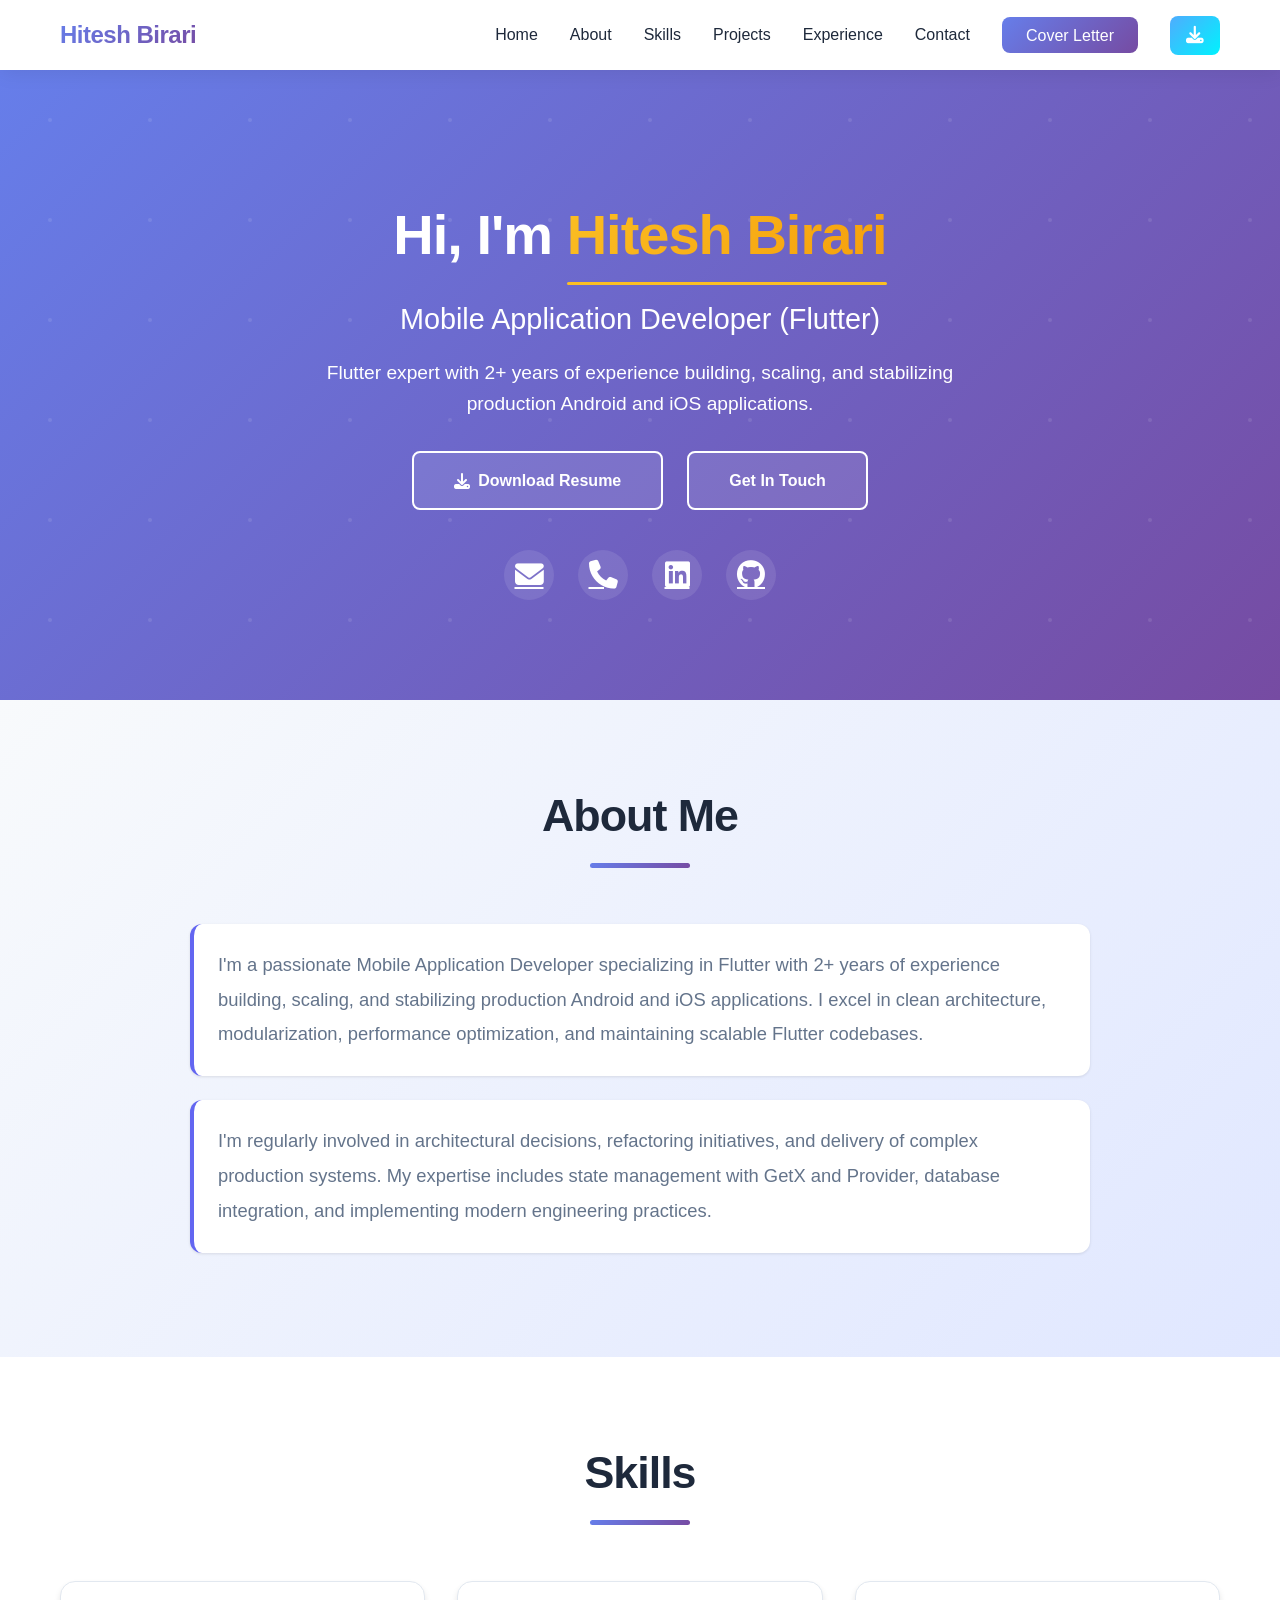
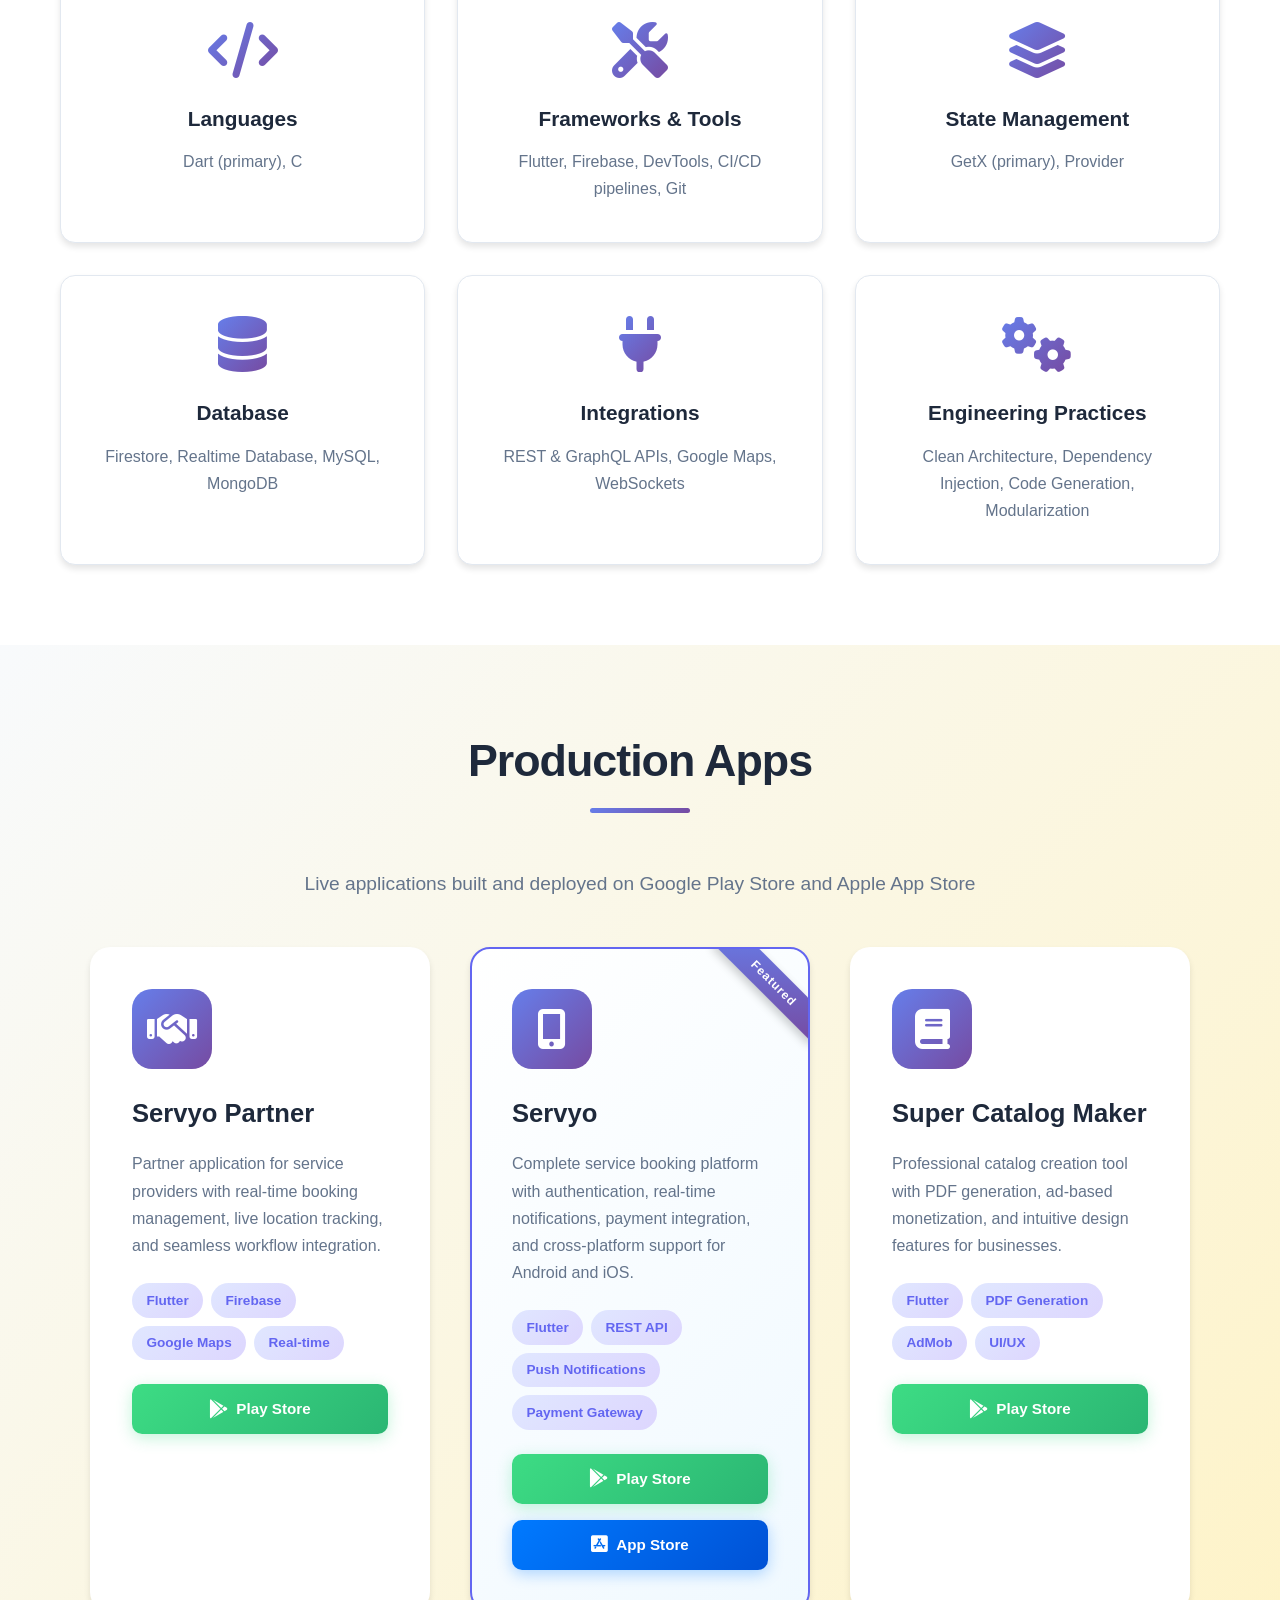
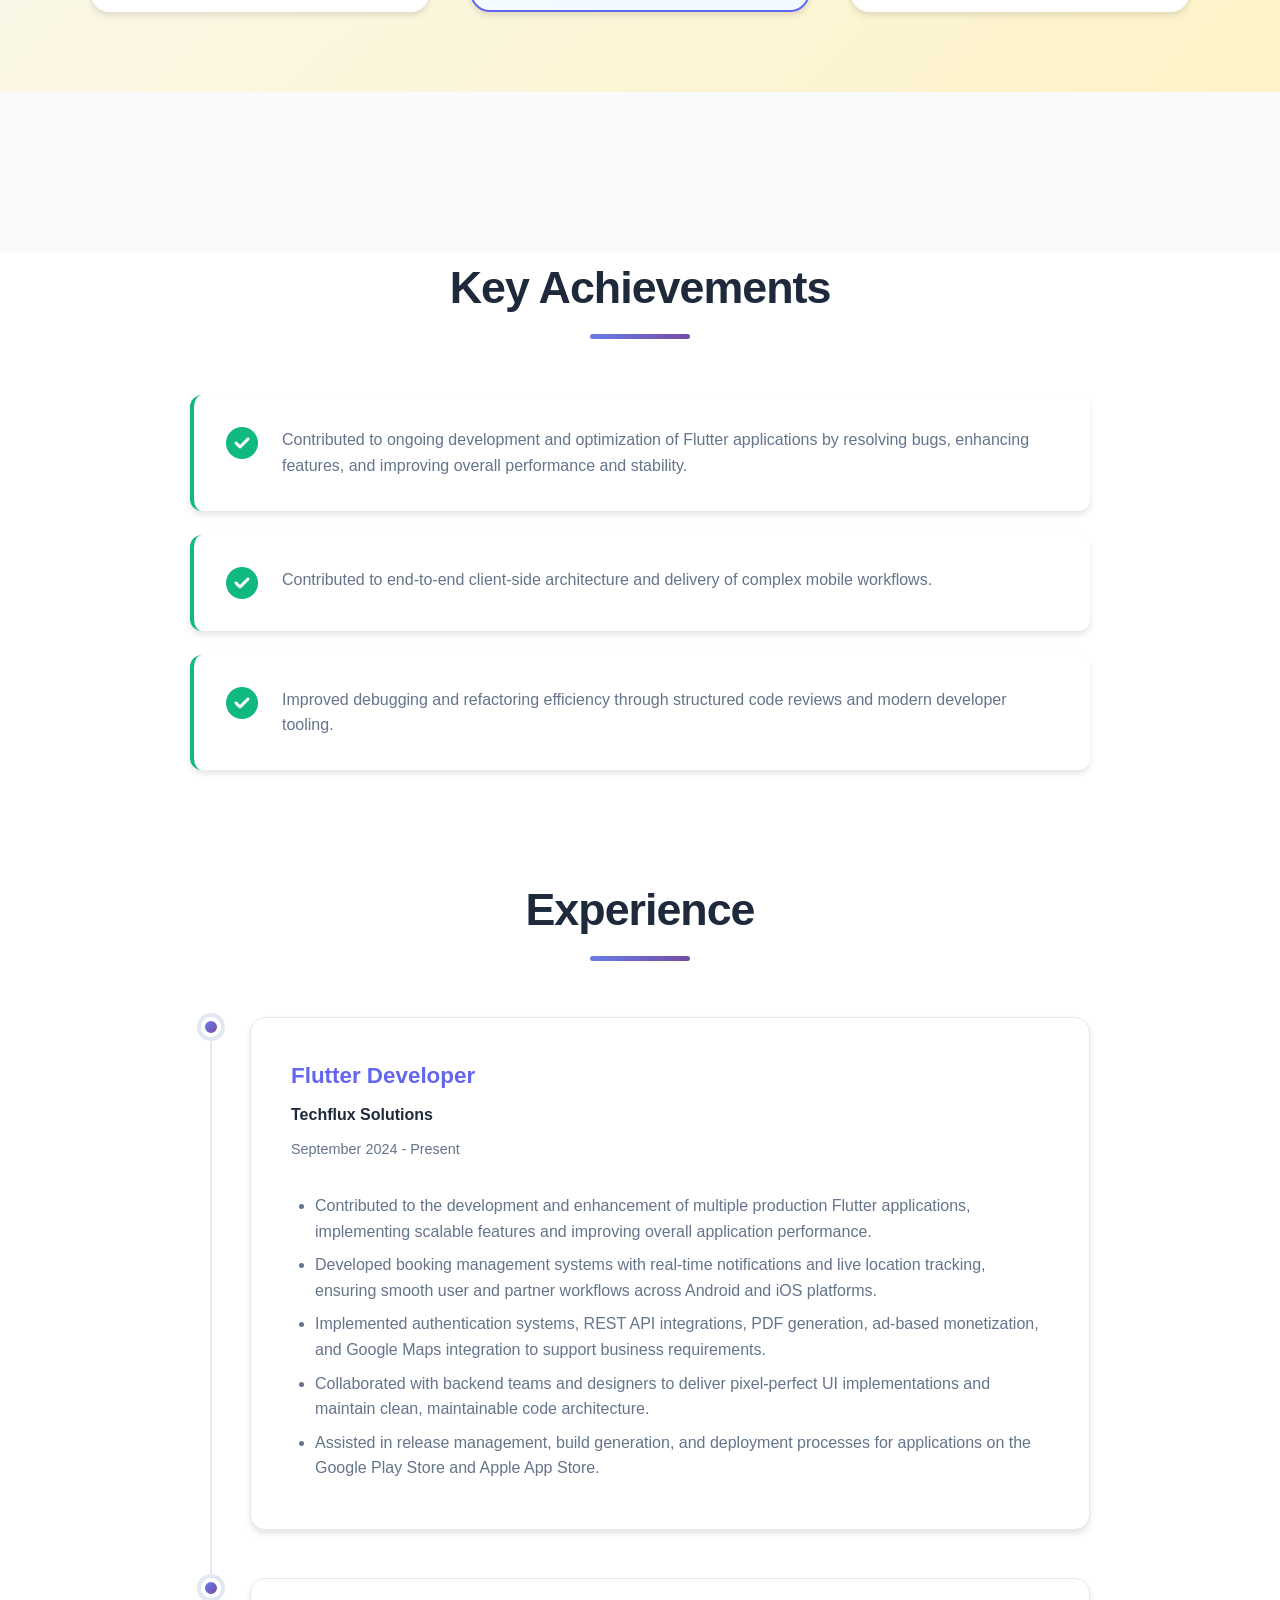
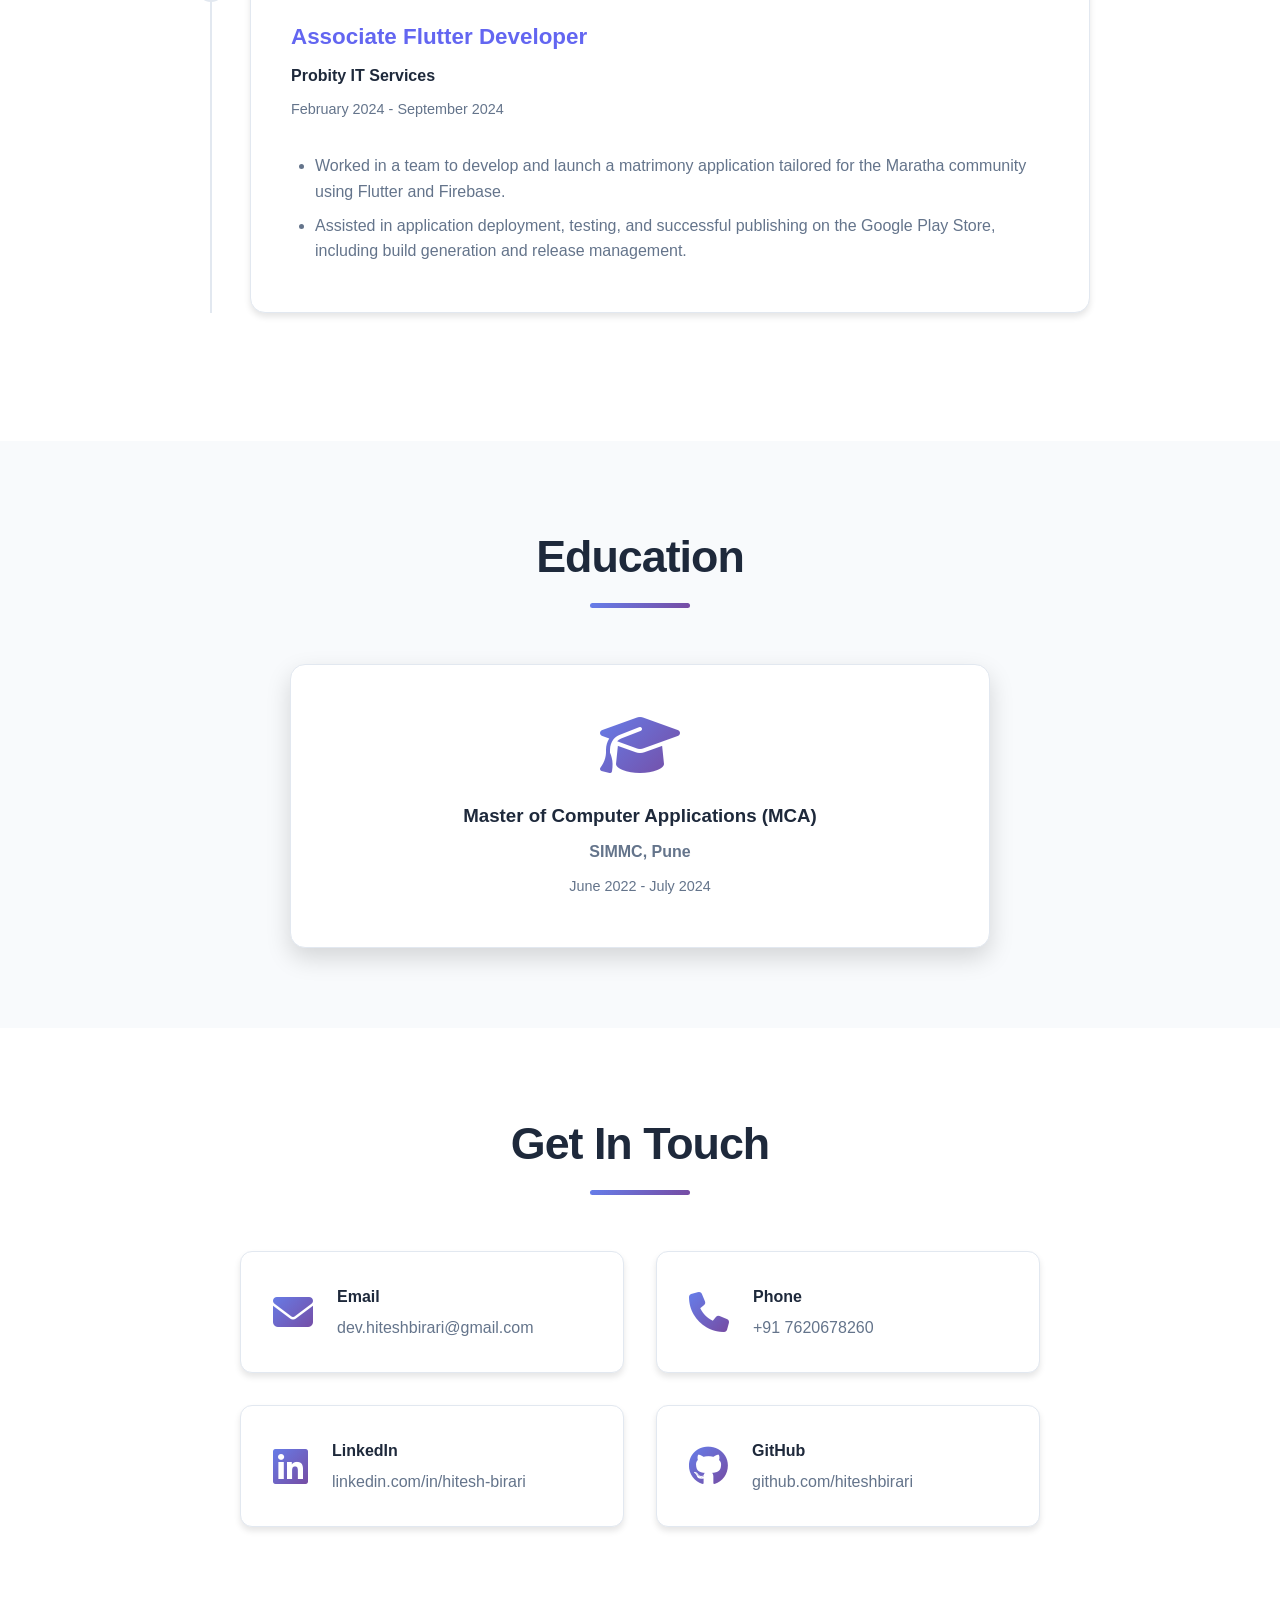
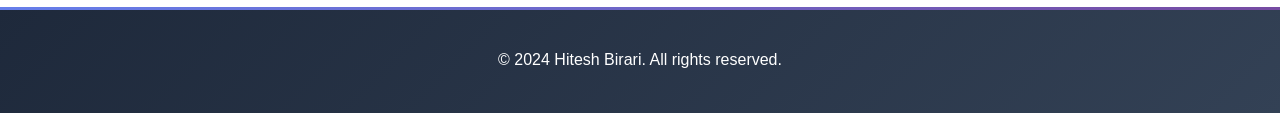
<file: index.html>
<!DOCTYPE html>
<html lang="en">
<head>
    <meta charset="UTF-8">
    <meta name="viewport" content="width=device-width, initial-scale=1.0">
    <title>Hitesh Birari - Flutter Developer</title>
    <link rel="stylesheet" href="style.css">
    <link rel="stylesheet" href="https://cdnjs.cloudflare.com/ajax/libs/font-awesome/6.4.0/css/all.min.css">
</head>
<body>
    <nav class="navbar">
        <div class="container">
            <div class="logo">Hitesh Birari</div>
            <ul class="nav-links">
                <li><a href="#home">Home</a></li>
                <li><a href="#about">About</a></li>
                <li><a href="#skills">Skills</a></li>
                <li><a href="#projects">Projects</a></li>
                <li><a href="#experience">Experience</a></li>
                <li><a href="#contact">Contact</a></li>
                <li><a href="cover_letter.html" class="btn-cover">Cover Letter</a></li>
                <li><a href="assets/resume.pdf" download="Hitesh_Birari_Flutter_Developer.pdf" class="btn-resume"><i class="fas fa-download"></i></a></li>
            </ul>
            <div class="hamburger">
                <span></span>
                <span></span>
                <span></span>
            </div>
        </div>
    </nav>

    <section id="home" class="hero">
        <div class="container">
            <div class="hero-content">
                <h1 class="hero-title">Hi, I'm <span class="highlight">Hitesh Birari</span></h1>
                <h2 class="hero-subtitle">Mobile Application Developer (Flutter)</h2>
                <p class="hero-description">
                    Flutter expert with 2+ years of experience building, scaling, and stabilizing production Android and iOS applications.
                </p>
                <div class="hero-buttons">
                    <a href="assets/resume.pdf" download="Hitesh_Birari_Flutter_Developer.pdf" class="btn btn-secondary">
                        <i class="fas fa-download"></i> Download Resume
                    </a>
                    <a href="#contact" class="btn btn-secondary">Get In Touch</a>
                </div>
                <div class="social-links">
                    <a href="mailto:dev.hiteshbirari@gmail.com" title="Email"><i class="fas fa-envelope"></i></a>
                    <a href="tel:+917620678260" title="Phone"><i class="fas fa-phone"></i></a>
                    <a href="https://www.linkedin.com/in/hitesh-birari" target="_blank" rel="noopener noreferrer" title="LinkedIn"><i class="fab fa-linkedin"></i></a>
                    <a href="https://github.com/hiteshbirari" target="_blank" rel="noopener noreferrer" title="GitHub"><i class="fab fa-github"></i></a>
                </div>
            </div>
        </div>
    </section>

    <section id="about" class="about">
        <div class="container">
            <h2 class="section-title">About Me</h2>
            <div class="about-content">
                <p>
                    I'm a passionate Mobile Application Developer specializing in Flutter with 2+ years of experience 
                    building, scaling, and stabilizing production Android and iOS applications. I excel in clean architecture, 
                    modularization, performance optimization, and maintaining scalable Flutter codebases.
                </p>
                <p>
                    I'm regularly involved in architectural decisions, refactoring initiatives, and delivery of complex 
                    production systems. My expertise includes state management with GetX and Provider, database integration, 
                    and implementing modern engineering practices.
                </p>
            </div>
        </div>
    </section>

    <section id="skills" class="skills">
        <div class="container">
            <h2 class="section-title">Skills</h2>
            <div class="skills-grid">
                <div class="skill-card">
                    <i class="fas fa-code"></i>
                    <h3>Languages</h3>
                    <p>Dart (primary), C</p>
                </div>
                <div class="skill-card">
                    <i class="fas fa-tools"></i>
                    <h3>Frameworks & Tools</h3>
                    <p>Flutter, Firebase, DevTools, CI/CD pipelines, Git</p>
                </div>
                <div class="skill-card">
                    <i class="fas fa-layer-group"></i>
                    <h3>State Management</h3>
                    <p>GetX (primary), Provider</p>
                </div>
                <div class="skill-card">
                    <i class="fas fa-database"></i>
                    <h3>Database</h3>
                    <p>Firestore, Realtime Database, MySQL, MongoDB</p>
                </div>
                <div class="skill-card">
                    <i class="fas fa-plug"></i>
                    <h3>Integrations</h3>
                    <p>REST & GraphQL APIs, Google Maps, WebSockets</p>
                </div>
                <div class="skill-card">
                    <i class="fas fa-cogs"></i>
                    <h3>Engineering Practices</h3>
                    <p>Clean Architecture, Dependency Injection, Code Generation, Modularization</p>
                </div>
            </div>
        </div>
    </section>

    <section id="projects" class="projects">
        <div class="container">
            <h2 class="section-title">Production Apps</h2>
            <p class="projects-intro">Live applications built and deployed on Google Play Store and Apple App Store</p>
            
            <div class="projects-grid">
                <div class="project-card">
                    <div class="project-icon">
                        <i class="fas fa-handshake"></i>
                    </div>
                    <h3>Servyo Partner</h3>
                    <p class="project-description">
                        Partner application for service providers with real-time booking management, 
                        live location tracking, and seamless workflow integration.
                    </p>
                    <div class="project-tech">
                        <span class="tech-tag">Flutter</span>
                        <span class="tech-tag">Firebase</span>
                        <span class="tech-tag">Google Maps</span>
                        <span class="tech-tag">Real-time</span>
                    </div>
                    <div class="project-links">
                        <a href="https://play.google.com/store/apps/details?id=com.servyo.partner&pli=1" target="_blank" class="store-link android">
                            <i class="fab fa-google-play"></i> Play Store
                        </a>
                    </div>
                </div>

                <div class="project-card featured">
                    <div class="featured-badge">Featured</div>
                    <div class="project-icon">
                        <i class="fas fa-mobile-alt"></i>
                    </div>
                    <h3>Servyo</h3>
                    <p class="project-description">
                        Complete service booking platform with authentication, real-time notifications, 
                        payment integration, and cross-platform support for Android and iOS.
                    </p>
                    <div class="project-tech">
                        <span class="tech-tag">Flutter</span>
                        <span class="tech-tag">REST API</span>
                        <span class="tech-tag">Push Notifications</span>
                        <span class="tech-tag">Payment Gateway</span>
                    </div>
                    <div class="project-links">
                        <a href="https://play.google.com/store/apps/details?id=com.servyo.user" target="_blank" class="store-link android">
                            <i class="fab fa-google-play"></i> Play Store
                        </a>
                        <a href="https://apps.apple.com/in/app/servyo/id6746445188" target="_blank" class="store-link ios">
                            <i class="fab fa-app-store-ios"></i> App Store
                        </a>
                    </div>
                </div>

                <div class="project-card">
                    <div class="project-icon">
                        <i class="fas fa-book"></i>
                    </div>
                    <h3>Super Catalog Maker</h3>
                    <p class="project-description">
                        Professional catalog creation tool with PDF generation, ad-based monetization, 
                        and intuitive design features for businesses.
                    </p>
                    <div class="project-tech">
                        <span class="tech-tag">Flutter</span>
                        <span class="tech-tag">PDF Generation</span>
                        <span class="tech-tag">AdMob</span>
                        <span class="tech-tag">UI/UX</span>
                    </div>
                    <div class="project-links">
                        <a href="https://play.google.com/store/apps/details?id=com.techflux.supercatalog" target="_blank" class="store-link android">
                            <i class="fab fa-google-play"></i> Play Store
                        </a>
                    </div>
                </div>
            </div>
        </div>
    </section>

    <section id="achievements" class="achievements"></section>
        <div class="container">
            <h2 class="section-title">Key Achievements</h2>
            <div class="achievements-list">
                <div class="achievement-item">
                    <i class="fas fa-check-circle"></i>
                    <p>Contributed to ongoing development and optimization of Flutter applications by resolving bugs, enhancing features, and improving overall performance and stability.</p>
                </div>
                <div class="achievement-item">
                    <i class="fas fa-check-circle"></i>
                    <p>Contributed to end-to-end client-side architecture and delivery of complex mobile workflows.</p>
                </div>
                <div class="achievement-item">
                    <i class="fas fa-check-circle"></i>
                    <p>Improved debugging and refactoring efficiency through structured code reviews and modern developer tooling.</p>
                </div>
            </div>
        </div>
    </section>

    <section id="experience" class="experience">
        <div class="container">
            <h2 class="section-title">Experience</h2>
            <div class="timeline">
                <div class="timeline-item">
                    <div class="timeline-dot"></div>
                    <div class="timeline-content">
                        <h3>Flutter Developer</h3>
                        <h4>Techflux Solutions</h4>
                        <span class="timeline-date">September 2024 - Present</span>
                        <ul>
                            <li>Contributed to the development and enhancement of multiple production Flutter applications, implementing scalable features and improving overall application performance.</li>
                            <li>Developed booking management systems with real-time notifications and live location tracking, ensuring smooth user and partner workflows across Android and iOS platforms.</li>
                            <li>Implemented authentication systems, REST API integrations, PDF generation, ad-based monetization, and Google Maps integration to support business requirements.</li>
                            <li>Collaborated with backend teams and designers to deliver pixel-perfect UI implementations and maintain clean, maintainable code architecture.</li>
                            <li>Assisted in release management, build generation, and deployment processes for applications on the Google Play Store and Apple App Store.</li>
                        </ul>
                    </div>
                </div>
                <div class="timeline-item">
                    <div class="timeline-dot"></div>
                    <div class="timeline-content">
                        <h3>Associate Flutter Developer</h3>
                        <h4>Probity IT Services</h4>
                        <span class="timeline-date">February 2024 - September 2024</span>
                        <ul>
                            <li>Worked in a team to develop and launch a matrimony application tailored for the Maratha community using Flutter and Firebase.</li>
                            <li>Assisted in application deployment, testing, and successful publishing on the Google Play Store, including build generation and release management.</li>
                        </ul>
                    </div>
                </div>
            </div>
        </div>
    </section>

    <section id="education" class="education">
        <div class="container">
            <h2 class="section-title">Education</h2>
            <div class="education-card">
                <i class="fas fa-graduation-cap"></i>
                <h3>Master of Computer Applications (MCA)</h3>
                <h4>SIMMC, Pune</h4>
                <span class="education-date">June 2022 - July 2024</span>
            </div>
        </div>
    </section>

    <section id="contact" class="contact">
        <div class="container">
            <h2 class="section-title">Get In Touch</h2>
            <div class="contact-content">
                <div class="contact-info">
                    <div class="contact-item">
                        <i class="fas fa-envelope"></i>
                        <div>
                            <h4>Email</h4>
                            <a href="mailto:dev.hiteshbirari@gmail.com">dev.hiteshbirari@gmail.com</a>
                        </div>
                    </div>
                    <div class="contact-item">
                        <i class="fas fa-phone"></i>
                        <div>
                            <h4>Phone</h4>
                            <a href="tel:+917620678260">+91 7620678260</a>
                        </div>
                    </div>
                    <div class="contact-item">
                        <i class="fab fa-linkedin"></i>
                        <div>
                            <h4>LinkedIn</h4>
                            <a href="https://www.linkedin.com/in/hitesh-birari" target="_blank" rel="noopener noreferrer">linkedin.com/in/hitesh-birari</a>
                        </div>
                    </div>
                    <div class="contact-item">
                        <i class="fab fa-github"></i>
                        <div>
                            <h4>GitHub</h4>
                            <a href="https://github.com/hiteshbirari" target="_blank" rel="noopener noreferrer">github.com/hiteshbirari</a>
                        </div>
                    </div>
                </div>
            </div>
        </div>
    </section>

    <footer class="footer">
        <div class="container">
            <p>&copy; 2024 Hitesh Birari. All rights reserved.</p>
        </div>
    </footer>

    <script src="script.js"></script>
</body>
</html>
</file>
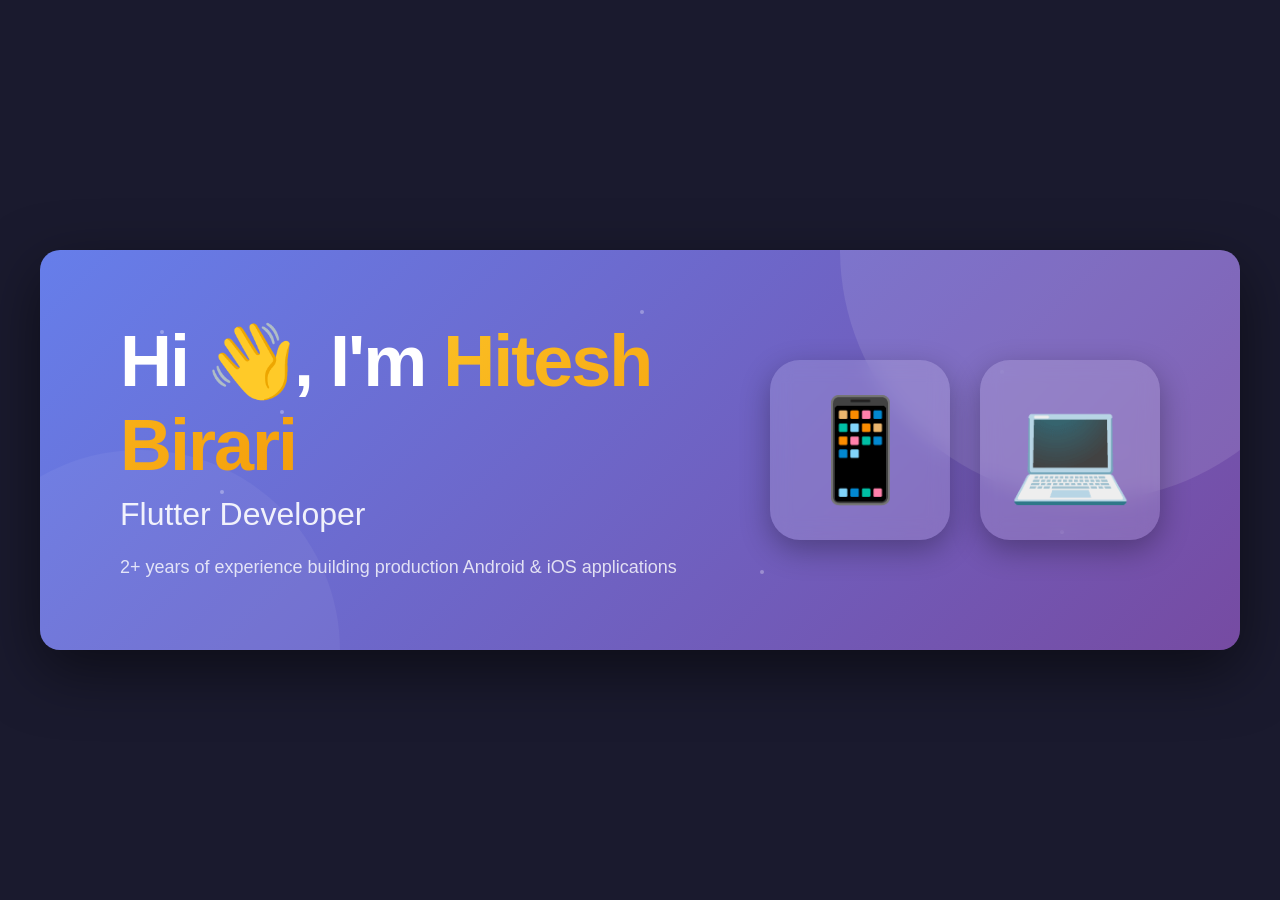
<file: banner.html>
<!DOCTYPE html>
<html lang="en">
<head>
    <meta charset="UTF-8">
    <meta name="viewport" content="width=device-width, initial-scale=1.0">
    <title>Portfolio Banner</title>
    <style>
        * {
            margin: 0;
            padding: 0;
            box-sizing: border-box;
        }

        body {
            display: flex;
            justify-content: center;
            align-items: center;
            min-height: 100vh;
            background: #1a1a2e;
            padding: 20px;
        }

        .banner {
            width: 1200px;
            height: 400px;
            background: linear-gradient(135deg, #667eea 0%, #764ba2 100%);
            border-radius: 20px;
            display: flex;
            align-items: center;
            justify-content: space-between;
            padding: 60px 80px;
            position: relative;
            overflow: hidden;
            box-shadow: 0 20px 60px rgba(0, 0, 0, 0.5);
        }

        .banner::before {
            content: '';
            position: absolute;
            width: 500px;
            height: 500px;
            background: rgba(255, 255, 255, 0.1);
            border-radius: 50%;
            top: -250px;
            right: -100px;
        }

        .banner::after {
            content: '';
            position: absolute;
            width: 400px;
            height: 400px;
            background: rgba(255, 255, 255, 0.05);
            border-radius: 50%;
            bottom: -200px;
            left: -100px;
        }

        .content {
            position: relative;
            z-index: 2;
            flex: 1;
        }

        .title {
            font-family: 'Segoe UI', Tahoma, Geneva, Verdana, sans-serif;
            font-size: 72px;
            font-weight: 800;
            color: white;
            margin-bottom: 10px;
            letter-spacing: -2px;
        }

        .name {
            background: linear-gradient(135deg, #fbbf24 0%, #f59e0b 100%);
            -webkit-background-clip: text;
            -webkit-text-fill-color: transparent;
            background-clip: text;
        }

        .subtitle {
            font-family: 'Segoe UI', Tahoma, Geneva, Verdana, sans-serif;
            font-size: 32px;
            color: rgba(255, 255, 255, 0.9);
            font-weight: 400;
            margin-bottom: 20px;
        }

        .description {
            font-family: 'Segoe UI', Tahoma, Geneva, Verdana, sans-serif;
            font-size: 18px;
            color: rgba(255, 255, 255, 0.8);
            max-width: 600px;
            line-height: 1.6;
        }

        .icon-container {
            position: relative;
            z-index: 2;
            display: flex;
            gap: 30px;
        }

        .flutter-icon {
            width: 180px;
            height: 180px;
            background: rgba(255, 255, 255, 0.15);
            backdrop-filter: blur(10px);
            border-radius: 30px;
            display: flex;
            align-items: center;
            justify-content: center;
            font-size: 100px;
            animation: float 3s ease-in-out infinite;
            box-shadow: 0 10px 30px rgba(0, 0, 0, 0.3);
        }

        .flutter-icon:nth-child(2) {
            animation-delay: 0.5s;
        }

        @keyframes float {
            0%, 100% {
                transform: translateY(0px);
            }
            50% {
                transform: translateY(-20px);
            }
        }

        .dots {
            position: absolute;
            width: 100%;
            height: 100%;
            top: 0;
            left: 0;
            z-index: 1;
        }

        .dot {
            position: absolute;
            width: 4px;
            height: 4px;
            background: rgba(255, 255, 255, 0.3);
            border-radius: 50%;
        }

        .dot:nth-child(1) { top: 20%; left: 10%; }
        .dot:nth-child(2) { top: 40%; left: 20%; }
        .dot:nth-child(3) { top: 60%; left: 15%; }
        .dot:nth-child(4) { top: 30%; left: 80%; }
        .dot:nth-child(5) { top: 70%; left: 85%; }
        .dot:nth-child(6) { top: 50%; left: 90%; }
        .dot:nth-child(7) { top: 15%; left: 50%; }
        .dot:nth-child(8) { top: 80%; left: 60%; }
    </style>
</head>
<body>
    <div class="banner">
        <div class="dots">
            <div class="dot"></div>
            <div class="dot"></div>
            <div class="dot"></div>
            <div class="dot"></div>
            <div class="dot"></div>
            <div class="dot"></div>
            <div class="dot"></div>
            <div class="dot"></div>
        </div>
        
        <div class="content">
            <div class="title">
                Hi 👋, I'm <span class="name">Hitesh Birari</span>
            </div>
            <div class="subtitle">Flutter Developer</div>
            <div class="description">
                2+ years of experience building production Android & iOS applications
            </div>
        </div>

        <div class="icon-container">
            <div class="flutter-icon">📱</div>
            <div class="flutter-icon">💻</div>
        </div>
    </div>

    <script>
        // Instructions
        console.log('📸 To create your banner image:');
        console.log('1. Press F12 to open DevTools');
        console.log('2. Press Ctrl+Shift+P (or Cmd+Shift+P on Mac)');
        console.log('3. Type "Capture screenshot" and select "Capture node screenshot"');
        console.log('4. Click on the banner element');
        console.log('5. Save as "banner.png" in your portfolio folder');
        console.log('6. Upload to GitHub and use in README.md');
    </script>
</body>
</html>
</file>
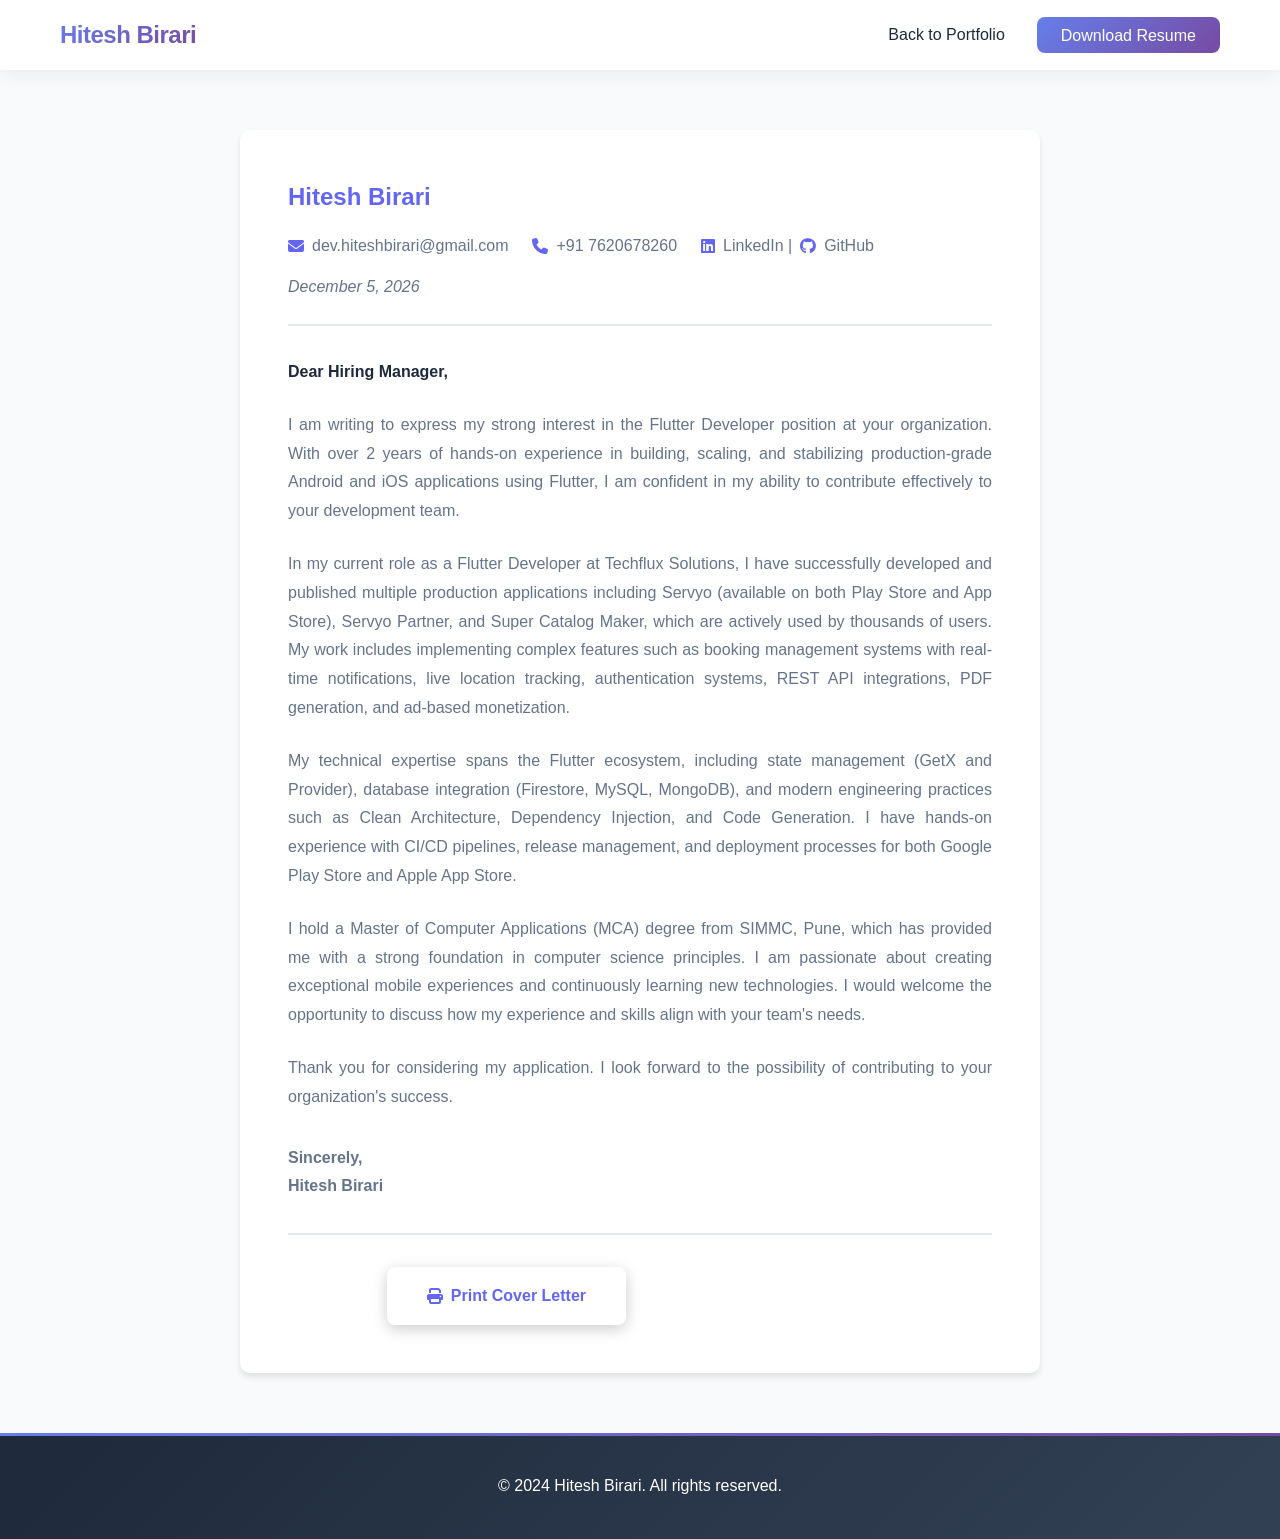
<file: cover_letter.html>
<!DOCTYPE html>
<html lang="en">
<head>
    <meta charset="UTF-8">
    <meta name="viewport" content="width=device-width, initial-scale=1.0">
    <title>Cover Letter - Hitesh Birari</title>
    <link rel="stylesheet" href="style.css">
    <link rel="stylesheet" href="https://cdnjs.cloudflare.com/ajax/libs/font-awesome/6.4.0/css/all.min.css">
</head>
<body>
    <nav class="navbar">
        <div class="container">
            <div class="logo">Hitesh Birari</div>
            <ul class="nav-links">
                <li><a href="index.html">Back to Portfolio</a></li>
                <li><a href="assets/resume.pdf" download="Hitesh_Birari_Flutter_Developer.pdf" class="btn-cover">Download Resume</a></li>
            </ul>
            <div class="hamburger">
                <span></span>
                <span></span>
                <span></span>
            </div>
        </div>
    </nav>

    <section class="cover-letter-section">
        <div class="container">
            <div class="cover-letter">
                <div class="letter-header">
                    <h1>Hitesh Birari</h1>
                    <div class="contact-details">
                        <p><i class="fas fa-envelope"></i> dev.hiteshbirari@gmail.com</p>
                        <p><i class="fas fa-phone"></i> +91 7620678260</p>
                        <p><i class="fab fa-linkedin"></i> LinkedIn | <i class="fab fa-github"></i> GitHub</p>
                    </div>
                    <p class="date" id="currentDate"></p>
                </div>

                <div class="letter-body">
                    <p class="greeting">Dear Hiring Manager,</p>

                    <p>
                        I am writing to express my strong interest in the Flutter Developer position at your organization. 
                        With over 2 years of hands-on experience in building, scaling, and stabilizing production-grade 
                        Android and iOS applications using Flutter, I am confident in my ability to contribute effectively 
                        to your development team.
                    </p>

                    <p>
                        In my current role as a Flutter Developer at Techflux Solutions, I have successfully developed 
                        and published multiple production applications including Servyo (available on both Play Store and 
                        App Store), Servyo Partner, and Super Catalog Maker, which are actively used by thousands of users. 
                        My work includes implementing complex features such as booking management systems with real-time 
                        notifications, live location tracking, authentication systems, REST API integrations, PDF generation, 
                        and ad-based monetization.
                    </p>

                    <p>
                        My technical expertise spans the Flutter ecosystem, including state management (GetX and Provider), 
                        database integration (Firestore, MySQL, MongoDB), and modern engineering practices such as Clean 
                        Architecture, Dependency Injection, and Code Generation. I have hands-on experience with CI/CD 
                        pipelines, release management, and deployment processes for both Google Play Store and Apple App Store.
                    </p>

                    <p>
                        I hold a Master of Computer Applications (MCA) degree from SIMMC, Pune, which has provided me with 
                        a strong foundation in computer science principles. I am passionate about creating exceptional mobile 
                        experiences and continuously learning new technologies. I would welcome the opportunity to discuss how 
                        my experience and skills align with your team's needs.
                    </p>

                    <p>
                        Thank you for considering my application. I look forward to the possibility of contributing to your 
                        organization's success.
                    </p>

                    <p class="closing">
                        Sincerely,<br>
                        <strong>Hitesh Birari</strong>
                    </p>
                </div>

                <div class="letter-actions">
                    <button onclick="window.print()" class="btn btn-primary">
                        <i class="fas fa-print"></i> Print Cover Letter
                    </button>
                    <a href="assets/resume.pdf" download="Hitesh_Birari_Flutter_Developer.pdf" class="btn btn-secondary">
                        <i class="fas fa-download"></i> Download Resume
                    </a>
                </div>
            </div>
        </div>
    </section>

    <footer class="footer">
        <div class="container">
            <p>&copy; 2024 Hitesh Birari. All rights reserved.</p>
        </div>
    </footer>

    <script src="script.js"></script>
</body>
</html>
</file>
<file: style.css>
* {
    margin: 0;
    padding: 0;
    box-sizing: border-box;
}

:root {
    --primary-color: #6366f1;
    --secondary-color: #4f46e5;
    --accent-color: #8b5cf6;
    --success-color: #10b981;
    --text-dark: #1e293b;
    --text-light: #64748b;
    --bg-light: #f8fafc;
    --bg-white: #ffffff;
    --border-color: #e2e8f0;
    --gradient: linear-gradient(135deg, #667eea 0%, #764ba2 100%);
    --gradient-2: linear-gradient(135deg, #f093fb 0%, #f5576c 100%);
    --gradient-3: linear-gradient(135deg, #4facfe 0%, #00f2fe 100%);
    --shadow-sm: 0 1px 3px rgba(0, 0, 0, 0.1);
    --shadow-md: 0 4px 6px rgba(0, 0, 0, 0.1);
    --shadow-lg: 0 10px 25px rgba(0, 0, 0, 0.15);
    --shadow-xl: 0 20px 40px rgba(0, 0, 0, 0.2);
}

body {
    font-family: 'Inter', 'Segoe UI', Tahoma, Geneva, Verdana, sans-serif;
    line-height: 1.6;
    color: var(--text-dark);
    background-color: var(--bg-white);
    overflow-x: hidden;
}

html {
    scroll-behavior: smooth;
}

.container {
    max-width: 1200px;
    margin: 0 auto;
    padding: 0 20px;
}

/* Navbar */
.navbar {
    background: rgba(255, 255, 255, 0.95);
    backdrop-filter: blur(10px);
    box-shadow: 0 2px 20px rgba(0, 0, 0, 0.08);
    position: sticky;
    top: 0;
    z-index: 1000;
    padding: 1rem 0;
    transition: all 0.3s ease;
}

.navbar .container {
    display: flex;
    justify-content: space-between;
    align-items: center;
}

.logo {
    font-size: 1.5rem;
    font-weight: 800;
    background: var(--gradient);
    -webkit-background-clip: text;
    -webkit-text-fill-color: transparent;
    background-clip: text;
    letter-spacing: -0.5px;
}

.nav-links {
    display: flex;
    list-style: none;
    gap: 2rem;
    align-items: center;
}

.nav-links a {
    text-decoration: none;
    color: var(--text-dark);
    font-weight: 500;
    transition: color 0.3s;
}

.nav-links a:hover {
    color: var(--primary-color);
}

.btn-cover {
    background: var(--gradient);
    color: white !important;
    padding: 0.6rem 1.5rem;
    border-radius: 8px;
    transition: all 0.3s ease;
    font-weight: 600;
}

.btn-cover:hover {
    transform: translateY(-2px);
    box-shadow: 0 8px 20px rgba(102, 126, 234, 0.4);
}

.btn-resume {
    background: var(--gradient-3);
    color: white !important;
    padding: 0.6rem 1rem;
    border-radius: 8px;
    transition: all 0.3s ease;
    font-size: 1.1rem;
}

.btn-resume:hover {
    transform: translateY(-2px);
    box-shadow: 0 8px 20px rgba(79, 172, 254, 0.4);
}

.hamburger {
    display: none;
    flex-direction: column;
    cursor: pointer;
    gap: 4px;
}

.hamburger span {
    width: 25px;
    height: 3px;
    background: var(--text-dark);
    transition: 0.3s;
}

/* Hero Section */
.hero {
    background: var(--gradient);
    color: white;
    padding: 120px 0 100px;
    text-align: center;
    position: relative;
    overflow: hidden;
}

.hero::before {
    content: '';
    position: absolute;
    top: 0;
    left: 0;
    right: 0;
    bottom: 0;
    background: url('data:image/svg+xml,<svg width="100" height="100" xmlns="http://www.w3.org/2000/svg"><circle cx="50" cy="50" r="2" fill="white" opacity="0.1"/></svg>');
    animation: float 20s linear infinite;
}

@keyframes float {
    0% {
        transform: translateY(0);
    }

    100% {
        transform: translateY(-100px);
    }
}

.hero-content {
    position: relative;
    z-index: 1;
}

.hero-title {
    font-size: 3.5rem;
    margin-bottom: 1rem;
    animation: fadeInUp 0.8s ease;
    font-weight: 800;
    letter-spacing: -1px;
}

.highlight {
    background: linear-gradient(135deg, #fbbf24 0%, #f59e0b 100%);
    -webkit-background-clip: text;
    -webkit-text-fill-color: transparent;
    background-clip: text;
    position: relative;
    display: inline-block;
}

.highlight::after {
    content: '';
    position: absolute;
    bottom: -5px;
    left: 0;
    right: 0;
    height: 3px;
    background: #fbbf24;
    border-radius: 2px;
}

.hero-subtitle {
    font-size: 1.8rem;
    margin-bottom: 1rem;
    font-weight: 400;
    animation: fadeInUp 0.8s ease 0.2s both;
}

.hero-description {
    font-size: 1.2rem;
    max-width: 700px;
    margin: 0 auto 2rem;
    opacity: 0.9;
    animation: fadeInUp 0.8s ease 0.4s both;
}

.hero-buttons {
    display: flex;
    gap: 1.5rem;
    justify-content: center;
    margin-bottom: 2.5rem;
    animation: fadeInUp 0.8s ease 0.6s both;
    flex-wrap: wrap;
}

.btn {
    padding: 0.9rem 2.5rem;
    border-radius: 8px;
    text-decoration: none;
    font-weight: 600;
    transition: all 0.3s ease;
    display: inline-flex;
    align-items: center;
    gap: 0.5rem;
    font-size: 1rem;
    border: none;
    cursor: pointer;
    white-space: nowrap;
}

.btn-primary {
    background: white;
    color: var(--primary-color);
    box-shadow: 0 4px 15px rgba(0, 0, 0, 0.2);
}

.btn-primary:hover {
    transform: translateY(-3px);
    box-shadow: 0 12px 30px rgba(0, 0, 0, 0.3);
}

.btn-secondary {
    background: rgba(255, 255, 255, 0.1);
    color: white;
    border: 2px solid white;
    backdrop-filter: blur(10px);
}

.btn-secondary:hover {
    background: white;
    color: var(--primary-color);
    transform: translateY(-3px);
}

.social-links {
    display: flex;
    gap: 1.5rem;
    justify-content: center;
    animation: fadeInUp 0.8s ease 0.8s both;
}

.social-links a {
    color: white;
    font-size: 1.8rem;
    transition: all 0.3s ease;
    width: 50px;
    height: 50px;
    display: flex;
    align-items: center;
    justify-content: center;
    background: rgba(255, 255, 255, 0.1);
    border-radius: 50%;
    backdrop-filter: blur(10px);
}

.social-links a:hover {
    transform: translateY(-8px) scale(1.1);
    background: rgba(255, 255, 255, 0.2);
    box-shadow: 0 10px 25px rgba(0, 0, 0, 0.3);
}

/* Section Styles */
section {
    padding: 80px 0;
}

.section-title {
    text-align: center;
    font-size: 2.8rem;
    margin-bottom: 3.5rem;
    position: relative;
    padding-bottom: 1rem;
    font-weight: 800;
    letter-spacing: -1px;
}

.section-title::after {
    content: '';
    position: absolute;
    bottom: 0;
    left: 50%;
    transform: translateX(-50%);
    width: 100px;
    height: 5px;
    background: var(--gradient);
    border-radius: 3px;
}

/* About Section */
.about {
    background: linear-gradient(135deg, #f8fafc 0%, #e0e7ff 100%);
    position: relative;
}

.about-content p {
    font-size: 1.15rem;
    line-height: 1.9;
    margin-bottom: 1.5rem;
    color: var(--text-light);
    max-width: 900px;
    margin-left: auto;
    margin-right: auto;
    padding: 1.5rem;
    background: white;
    border-radius: 12px;
    box-shadow: var(--shadow-sm);
    border-left: 4px solid var(--primary-color);
}

/* Skills Section */
.skills {
    background: white;
}

.skills-grid {
    display: grid;
    grid-template-columns: repeat(auto-fit, minmax(300px, 1fr));
    gap: 2rem;
}

.skill-card {
    background: white;
    padding: 2.5rem;
    border-radius: 15px;
    box-shadow: var(--shadow-md);
    transition: all 0.4s ease;
    text-align: center;
    border: 1px solid var(--border-color);
    position: relative;
    overflow: hidden;
}

.skill-card::before {
    content: '';
    position: absolute;
    top: 0;
    left: 0;
    right: 0;
    height: 4px;
    background: var(--gradient);
    transform: scaleX(0);
    transition: transform 0.4s ease;
}

.skill-card:hover::before {
    transform: scaleX(1);
}

.skill-card:hover {
    transform: translateY(-12px);
    box-shadow: var(--shadow-xl);
    border-color: var(--primary-color);
}

.skill-card i {
    font-size: 3.5rem;
    background: var(--gradient);
    -webkit-background-clip: text;
    -webkit-text-fill-color: transparent;
    background-clip: text;
    margin-bottom: 1.5rem;
    transition: transform 0.3s ease;
}

.skill-card:hover i {
    transform: scale(1.1) rotateY(360deg);
}

.skill-card h3 {
    margin-bottom: 0.8rem;
    color: var(--text-dark);
    font-weight: 700;
    font-size: 1.3rem;
}

.skill-card p {
    color: var(--text-light);
    line-height: 1.7;
}

/* Achievements Section */
.achievements {
    background: var(--bg-light);
}

.achievements-list {
    max-width: 900px;
    margin: 0 auto;
}

.achievement-item {
    display: flex;
    gap: 1.5rem;
    margin-bottom: 1.5rem;
    padding: 2rem;
    background: white;
    border-radius: 12px;
    box-shadow: var(--shadow-md);
    transition: all 0.3s ease;
    border-left: 4px solid var(--success-color);
}

.achievement-item:hover {
    transform: translateX(10px);
    box-shadow: var(--shadow-lg);
}

.achievement-item i {
    color: var(--success-color);
    font-size: 2rem;
    flex-shrink: 0;
    animation: pulse 2s infinite;
}

@keyframes pulse {

    0%,
    100% {
        transform: scale(1);
    }

    50% {
        transform: scale(1.1);
    }
}

.achievement-item p {
    color: var(--text-light);
    line-height: 1.6;
}

/* Projects Section */
.projects {
    background: linear-gradient(135deg, #f8fafc 0%, #fef3c7 100%);
    position: relative;
}

.projects-intro {
    text-align: center;
    font-size: 1.2rem;
    color: var(--text-light);
    margin-bottom: 3rem;
    max-width: 700px;
    margin-left: auto;
    margin-right: auto;
}

.projects-grid {
    display: grid;
    grid-template-columns: repeat(auto-fit, minmax(320px, 1fr));
    gap: 2.5rem;
    max-width: 1100px;
    margin: 0 auto;
}

.project-card {
    background: white;
    padding: 2.5rem;
    border-radius: 20px;
    box-shadow: var(--shadow-md);
    transition: all 0.4s ease;
    border: 2px solid transparent;
    position: relative;
    overflow: hidden;
}

.project-card::before {
    content: '';
    position: absolute;
    top: 0;
    left: 0;
    right: 0;
    height: 5px;
    background: var(--gradient);
    transform: scaleX(0);
    transition: transform 0.4s ease;
}

.project-card:hover::before {
    transform: scaleX(1);
}

.project-card:hover {
    transform: translateY(-15px);
    box-shadow: var(--shadow-xl);
    border-color: var(--primary-color);
}

.project-card.featured {
    border: 2px solid var(--primary-color);
    background: linear-gradient(135deg, #ffffff 0%, #f0f9ff 100%);
}

.featured-badge {
    position: absolute;
    top: 20px;
    right: -35px;
    background: var(--gradient);
    color: white;
    padding: 5px 40px;
    transform: rotate(45deg);
    font-size: 0.75rem;
    font-weight: 700;
    letter-spacing: 1px;
    box-shadow: 0 4px 10px rgba(0, 0, 0, 0.2);
}

.project-icon {
    width: 80px;
    height: 80px;
    border-radius: 20px;
    background: var(--gradient);
    display: flex;
    align-items: center;
    justify-content: center;
    margin-bottom: 1.5rem;
    transition: all 0.3s ease;
}

.project-card:hover .project-icon {
    transform: scale(1.1) rotate(5deg);
}

.project-icon i {
    font-size: 2.5rem;
    color: white;
}

.project-card h3 {
    font-size: 1.6rem;
    margin-bottom: 1rem;
    color: var(--text-dark);
    font-weight: 700;
}

.project-description {
    color: var(--text-light);
    line-height: 1.7;
    margin-bottom: 1.5rem;
    min-height: 80px;
}

.project-tech {
    display: flex;
    flex-wrap: wrap;
    gap: 0.5rem;
    margin-bottom: 1.5rem;
}

.tech-tag {
    background: linear-gradient(135deg, #e0e7ff 0%, #ddd6fe 100%);
    color: var(--primary-color);
    padding: 0.4rem 0.9rem;
    border-radius: 20px;
    font-size: 0.85rem;
    font-weight: 600;
    transition: all 0.3s ease;
}

.tech-tag:hover {
    background: var(--gradient);
    color: white;
    transform: translateY(-2px);
}

.project-links {
    display: flex;
    gap: 1rem;
    flex-wrap: wrap;
}

.store-link {
    flex: 1;
    min-width: 140px;
    padding: 0.8rem 1.2rem;
    border-radius: 10px;
    text-decoration: none;
    font-weight: 600;
    display: flex;
    align-items: center;
    justify-content: center;
    gap: 0.5rem;
    transition: all 0.3s ease;
    font-size: 0.95rem;
}

.store-link.android {
    background: linear-gradient(135deg, #3ddc84 0%, #2bb673 100%);
    color: white;
    box-shadow: 0 4px 15px rgba(61, 220, 132, 0.3);
}

.store-link.android:hover {
    transform: translateY(-3px);
    box-shadow: 0 8px 25px rgba(61, 220, 132, 0.5);
}

.store-link.ios {
    background: linear-gradient(135deg, #007aff 0%, #0051d5 100%);
    color: white;
    box-shadow: 0 4px 15px rgba(0, 122, 255, 0.3);
}

.store-link.ios:hover {
    transform: translateY(-3px);
    box-shadow: 0 8px 25px rgba(0, 122, 255, 0.5);
}

.store-link i {
    font-size: 1.2rem;
}

/* Experience Section */
.experience {
    background: white;
}

.timeline {
    max-width: 900px;
    margin: 0 auto;
    position: relative;
}

.timeline::before {
    content: '';
    position: absolute;
    left: 20px;
    top: 0;
    bottom: 0;
    width: 2px;
    background: var(--border-color);
}

.timeline-item {
    position: relative;
    padding-left: 60px;
    margin-bottom: 3rem;
}

.timeline-dot {
    position: absolute;
    left: 11px;
    top: 0;
    width: 20px;
    height: 20px;
    border-radius: 50%;
    background: var(--gradient);
    border: 4px solid white;
    box-shadow: 0 0 0 4px var(--border-color);
    animation: glow 2s infinite;
}

@keyframes glow {

    0%,
    100% {
        box-shadow: 0 0 0 4px var(--border-color), 0 0 10px rgba(102, 126, 234, 0.5);
    }

    50% {
        box-shadow: 0 0 0 4px var(--border-color), 0 0 20px rgba(102, 126, 234, 0.8);
    }
}

.timeline-content {
    background: white;
    padding: 2.5rem;
    border-radius: 15px;
    box-shadow: var(--shadow-md);
    transition: all 0.3s ease;
    border: 1px solid var(--border-color);
}

.timeline-content:hover {
    transform: translateY(-5px);
    box-shadow: var(--shadow-lg);
    border-color: var(--primary-color);
}

.timeline-content h3 {
    color: var(--primary-color);
    margin-bottom: 0.5rem;
    font-weight: 700;
    font-size: 1.4rem;
}

.timeline-content h4 {
    color: var(--text-dark);
    margin-bottom: 0.5rem;
}

.timeline-date {
    color: var(--text-light);
    font-size: 0.9rem;
    display: inline-block;
    margin-bottom: 1rem;
}

.timeline-content ul {
    margin-top: 1rem;
    padding-left: 1.5rem;
}

.timeline-content li {
    color: var(--text-light);
    margin-bottom: 0.5rem;
    line-height: 1.6;
}

/* Education Section */
.education {
    background: var(--bg-light);
}

.education-card {
    max-width: 700px;
    margin: 0 auto;
    background: white;
    padding: 3rem;
    border-radius: 15px;
    box-shadow: var(--shadow-lg);
    text-align: center;
    border: 1px solid var(--border-color);
    transition: all 0.3s ease;
}

.education-card:hover {
    transform: translateY(-8px);
    box-shadow: var(--shadow-xl);
}

.education-card i {
    font-size: 4rem;
    background: var(--gradient);
    -webkit-background-clip: text;
    -webkit-text-fill-color: transparent;
    background-clip: text;
    margin-bottom: 1.5rem;
}

.education-card h3 {
    color: var(--text-dark);
    margin-bottom: 0.5rem;
}

.education-card h4 {
    color: var(--text-light);
    margin-bottom: 0.5rem;
}

.education-date {
    color: var(--text-light);
    font-size: 0.9rem;
}

/* Contact Section */
.contact-content {
    max-width: 800px;
    margin: 0 auto;
}

.contact-info {
    display: grid;
    grid-template-columns: repeat(auto-fit, minmax(250px, 1fr));
    gap: 2rem;
}

.contact-item {
    display: flex;
    align-items: center;
    gap: 1.5rem;
    padding: 2rem;
    background: white;
    border-radius: 12px;
    transition: all 0.3s ease;
    box-shadow: var(--shadow-md);
    border: 1px solid var(--border-color);
}

.contact-item:hover {
    transform: translateY(-8px);
    box-shadow: var(--shadow-lg);
    border-color: var(--primary-color);
}

.contact-item i {
    font-size: 2.5rem;
    background: var(--gradient);
    -webkit-background-clip: text;
    -webkit-text-fill-color: transparent;
    background-clip: text;
}

.contact-item h4 {
    margin-bottom: 0.3rem;
    color: var(--text-dark);
}

.contact-item a {
    color: var(--text-light);
    text-decoration: none;
    transition: color 0.3s;
}

.contact-item a:hover {
    color: var(--primary-color);
}

/* Footer */
.footer {
    background: linear-gradient(135deg, #1e293b 0%, #334155 100%);
    color: white;
    text-align: center;
    padding: 2.5rem 0;
    position: relative;
}

.footer::before {
    content: '';
    position: absolute;
    top: 0;
    left: 0;
    right: 0;
    height: 3px;
    background: var(--gradient);
}

/* Cover Letter Styles */
.cover-letter-section {
    padding: 60px 0;
    background: var(--bg-light);
    min-height: calc(100vh - 200px);
}

.cover-letter {
    max-width: 800px;
    margin: 0 auto;
    background: white;
    padding: 3rem;
    border-radius: 10px;
    box-shadow: 0 4px 6px rgba(0, 0, 0, 0.1);
}

.letter-header {
    border-bottom: 2px solid var(--border-color);
    padding-bottom: 1.5rem;
    margin-bottom: 2rem;
}

.letter-header h1 {
    color: var(--primary-color);
    margin-bottom: 1rem;
}

.contact-details {
    display: flex;
    flex-wrap: wrap;
    gap: 1.5rem;
    margin-bottom: 1rem;
}

.contact-details p {
    color: var(--text-light);
    display: flex;
    align-items: center;
    gap: 0.5rem;
}

.contact-details i {
    color: var(--primary-color);
}

.date {
    color: var(--text-light);
    font-style: italic;
}

.letter-body {
    line-height: 1.8;
}

.letter-body p {
    margin-bottom: 1.5rem;
    color: var(--text-light);
    text-align: justify;
}

.greeting {
    font-weight: 600;
    color: var(--text-dark) !important;
}

.closing {
    margin-top: 2rem;
    font-weight: 600;
}

.letter-actions {
    display: flex;
    gap: 1rem;
    justify-content: center;
    margin-top: 2rem;
    padding-top: 2rem;
    border-top: 2px solid var(--border-color);
}

/* Animations */
@keyframes fadeInUp {
    from {
        opacity: 0;
        transform: translateY(30px);
    }

    to {
        opacity: 1;
        transform: translateY(0);
    }
}

/* Responsive Design */
@media (max-width: 768px) {
    .hamburger {
        display: flex;
    }

    .nav-links {
        position: fixed;
        left: -100%;
        top: 70px;
        flex-direction: column;
        background-color: white;
        width: 100%;
        text-align: center;
        transition: 0.3s;
        box-shadow: 0 10px 27px rgba(0, 0, 0, 0.05);
        padding: 2rem 0;
    }

    .nav-links.active {
        left: 0;
    }

    .hero-title {
        font-size: 2.2rem;
    }

    .hero-subtitle {
        font-size: 1.4rem;
    }

    .hero-description {
        font-size: 1rem;
        padding: 0 1rem;
    }

    .hero-buttons {
        flex-direction: column;
        align-items: center;
        gap: 1rem;
    }

    .btn {
        width: 100%;
        max-width: 280px;
        justify-content: center;
    }

    .section-title {
        font-size: 2.2rem;
    }

    .skills-grid {
        grid-template-columns: 1fr;
    }

    .projects-grid {
        grid-template-columns: 1fr;
    }

    .project-links {
        flex-direction: column;
    }

    .store-link {
        min-width: 100%;
    }

    .timeline::before {
        left: 10px;
    }

    .timeline-item {
        padding-left: 50px;
    }

    .timeline-dot {
        left: 1px;
    }

    .cover-letter {
        padding: 2rem 1.5rem;
    }

    .contact-details {
        flex-direction: column;
        gap: 0.5rem;
    }

    .letter-actions {
        flex-direction: column;
    }

    .social-links a {
        width: 45px;
        height: 45px;
        font-size: 1.5rem;
    }

    .contact-info {
        grid-template-columns: 1fr;
    }
}

@media print {

    .navbar,
    .footer,
    .letter-actions {
        display: none;
    }

    .cover-letter-section {
        padding: 0;
        background: white;
    }

    .cover-letter {
        box-shadow: none;
        padding: 1rem;
    }
}
</file>
